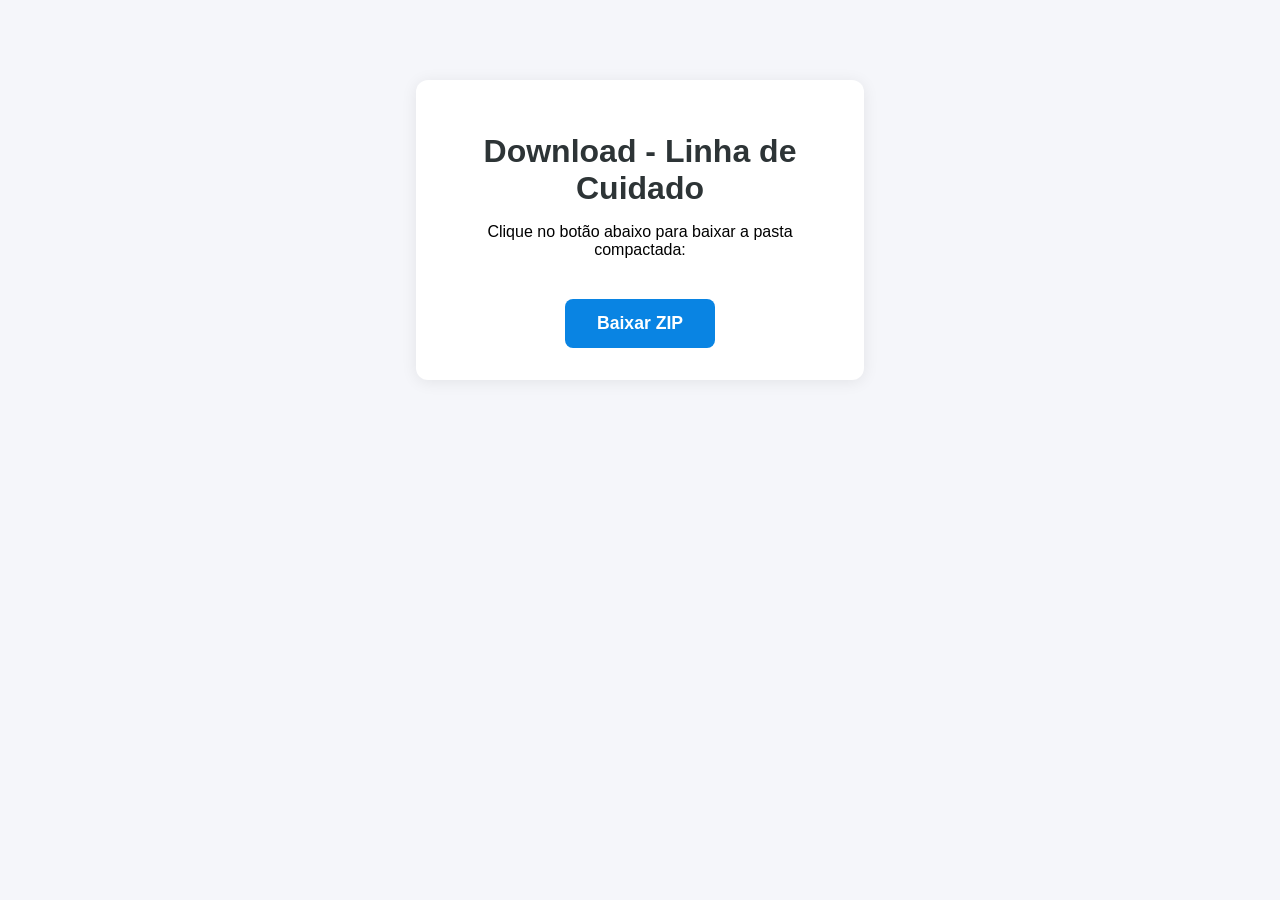
<file: index.html>
<!DOCTYPE html>
<html lang="pt-BR">
<head>
    <meta charset="UTF-8">
    <meta name="viewport" content="width=device-width, initial-scale=1.0">
    <title>Download - Linha de Cuidado</title>
    <link rel="stylesheet" href="style.css">
</head>
<body>
    <div class="container">
        <h1>Download - Linha de Cuidado</h1>
        <p>Clique no botão abaixo para baixar a pasta compactada:</p>
        <a href="linha-de-cuidado.zip" class="download-btn" download>Baixar ZIP</a>
    </div>
</body>
</html>
</file>
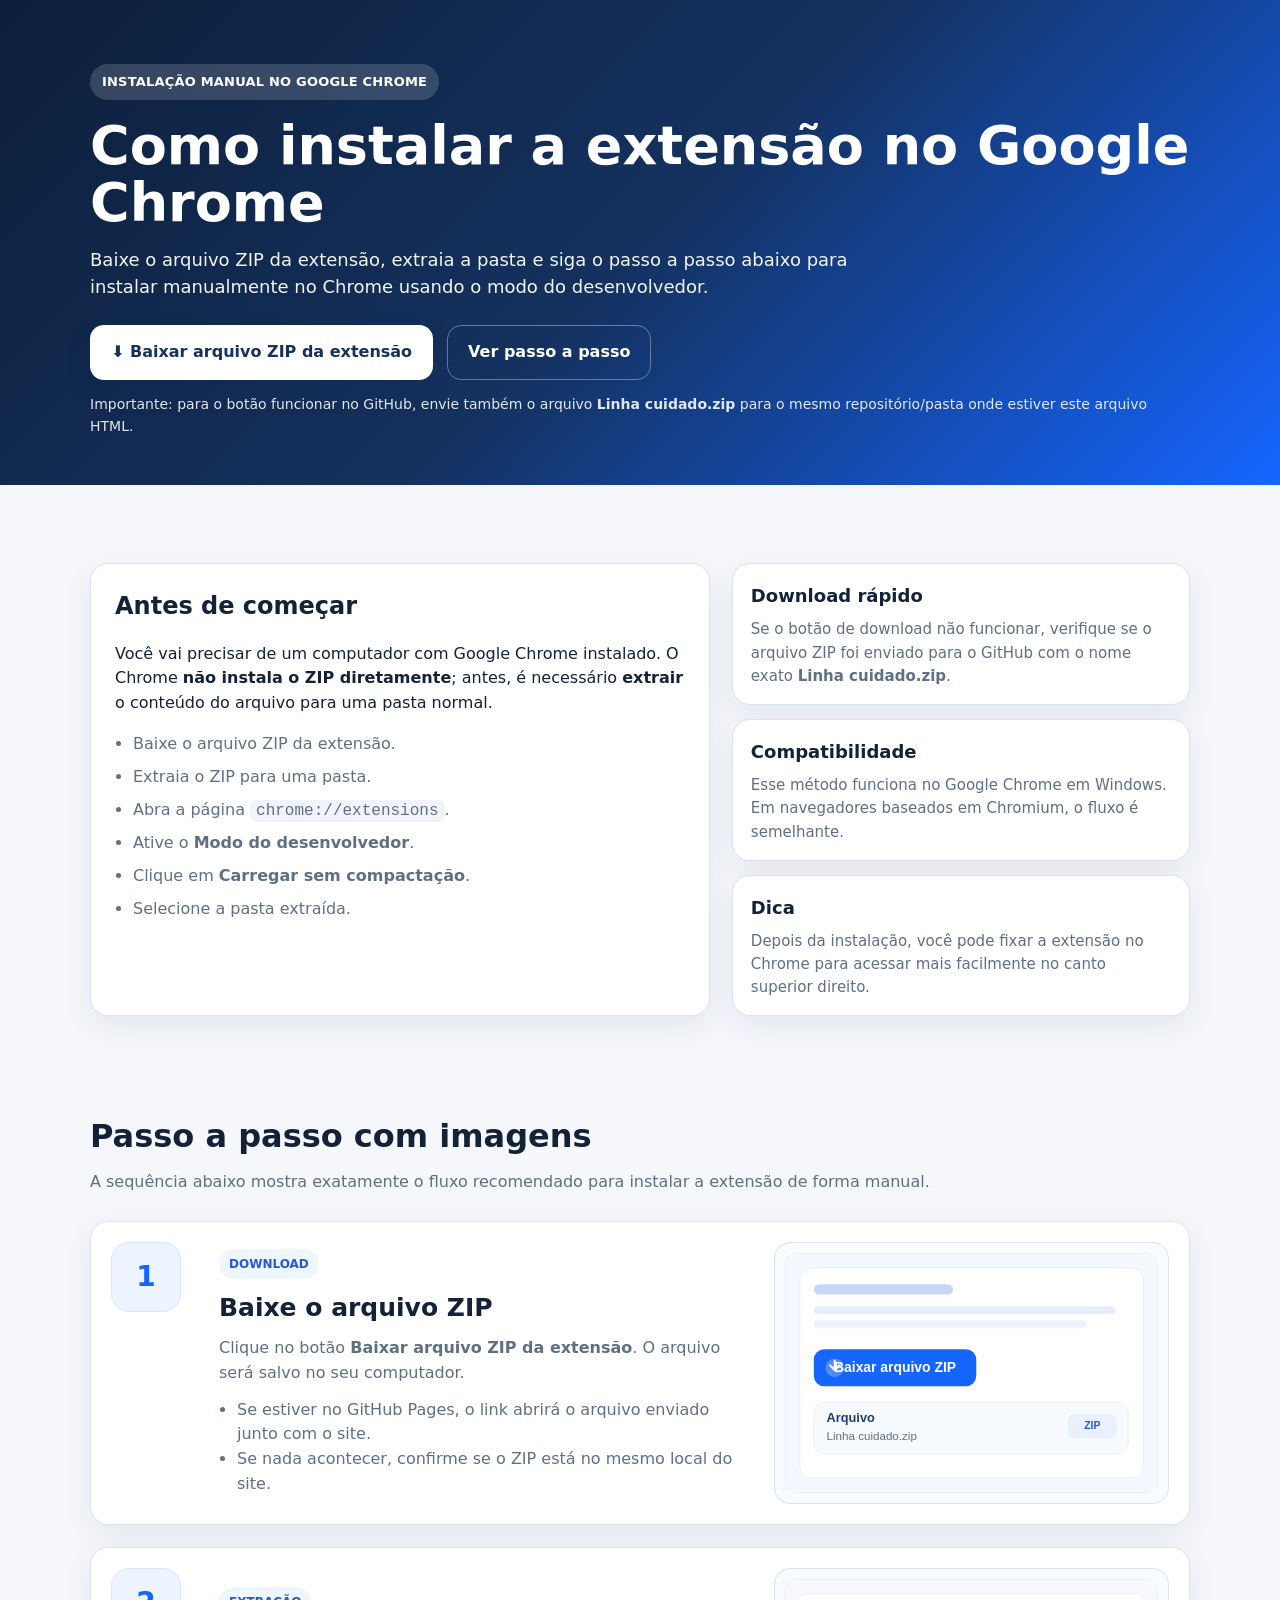
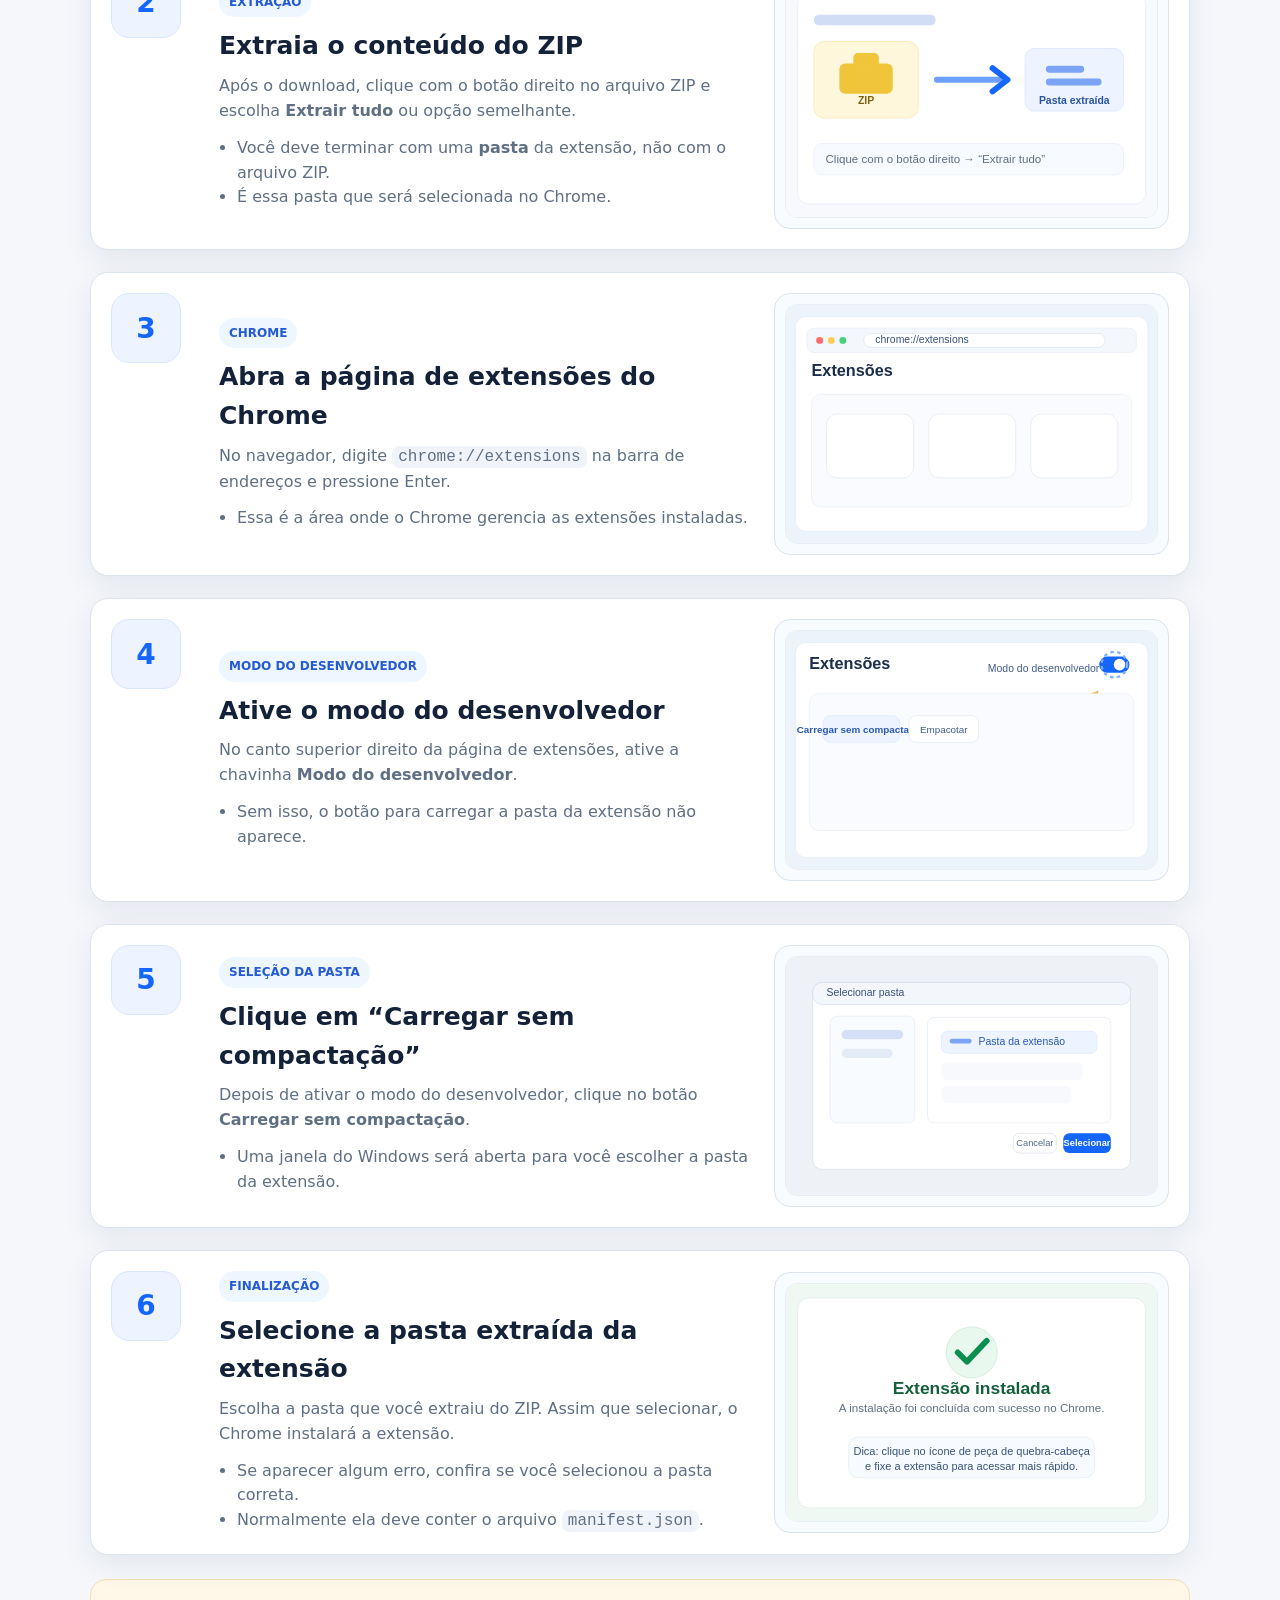
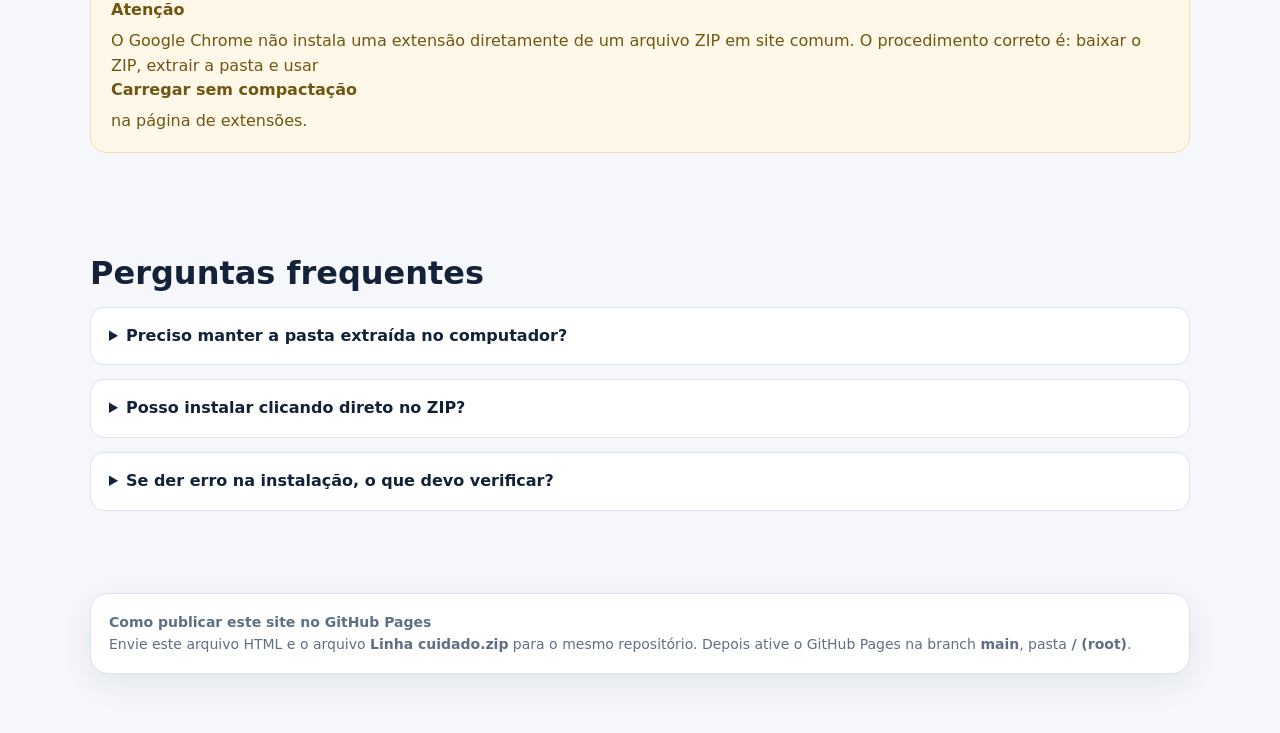
<file: site_instalacao_chrome_com_fotos.html>
<!doctype html>
<html lang="pt-BR">
<head>
  <meta charset="utf-8">
  <meta name="viewport" content="width=device-width, initial-scale=1">
  <title>Como instalar a extensão no Google Chrome</title>
  <meta name="description" content="Página com passo a passo para baixar e instalar a extensão manualmente no Google Chrome.">
  <style>
    :root{
      --bg:#f5f7fb;
      --card:#ffffff;
      --text:#132238;
      --muted:#5f6f84;
      --line:#dbe3ee;
      --primary:#1565ff;
      --primary-dark:#0c49bf;
      --accent:#eef4ff;
      --ok:#0a8f50;
      --shadow:0 10px 30px rgba(21,40,71,.08);
      --radius:18px;
      --max:1140px;
    }
    *{box-sizing:border-box}
    body{
      margin:0;
      font-family:Inter, system-ui, -apple-system, BlinkMacSystemFont, "Segoe UI", Roboto, Arial, sans-serif;
      background:var(--bg);
      color:var(--text);
      line-height:1.55;
    }
    a{text-decoration:none;color:inherit}
    .wrap{max-width:var(--max); margin:0 auto; padding:0 20px;}
    .hero{
      background:linear-gradient(135deg,#0d1f3a 0%, #14315f 50%, #1565ff 100%);
      color:white;
      padding:64px 0 48px;
    }
    .badge{
      display:inline-block; padding:8px 12px; border-radius:999px;
      background:rgba(255,255,255,.16); font-size:13px; font-weight:700; letter-spacing:.2px;
    }
    h1{font-size:clamp(32px,5vw,54px); line-height:1.05; margin:18px 0 14px}
    .subtitle{max-width:760px; font-size:18px; opacity:.95; margin:0 0 24px}
    .hero-actions{display:flex; flex-wrap:wrap; gap:14px; margin:22px 0 14px}
    .btn{
      display:inline-flex; align-items:center; justify-content:center; gap:10px;
      padding:14px 20px; border-radius:14px; font-weight:700; transition:.2s ease;
      border:1px solid transparent;
    }
    .btn-primary{background:#fff; color:#14315f; box-shadow:var(--shadow)}
    .btn-primary:hover{transform:translateY(-1px)}
    .btn-secondary{background:transparent; color:#fff; border-color:rgba(255,255,255,.35)}
    .hero-note{font-size:14px; opacity:.88; margin-top:10px}

    .top-grid{display:grid; grid-template-columns:1.15fr .85fr; gap:22px; margin-top:30px}
    .card{
      background:var(--card); border:1px solid var(--line); border-radius:var(--radius);
      box-shadow:var(--shadow);
    }
    .info-card{padding:24px}
    .info-card h2{margin:0 0 10px; font-size:24px}
    .info-list{margin:14px 0 0; padding-left:18px; color:var(--muted)}
    .info-list li{margin:8px 0}
    .mini-boxes{display:grid; grid-template-columns:1fr; gap:14px}
    .mini-box{padding:18px 18px 16px}
    .mini-box h3{margin:0 0 8px; font-size:18px}
    .mini-box p{margin:0; color:var(--muted); font-size:15px}

    section{padding:48px 0}
    .section-title{font-size:32px; margin:0 0 8px}
    .section-sub{color:var(--muted); margin:0 0 26px}

    .steps{display:grid; gap:22px}
    .step{
      display:grid; grid-template-columns:90px 1fr; gap:18px; align-items:start;
      padding:20px;
    }
    .step-num{
      width:70px; height:70px; border-radius:18px; background:var(--accent); color:var(--primary);
      font-size:28px; font-weight:800; display:flex; align-items:center; justify-content:center;
      border:1px solid #d8e5ff;
    }
    .step-body{display:grid; grid-template-columns:1.15fr .85fr; gap:20px; align-items:center}
    .step-copy h3{margin:0 0 8px; font-size:25px}
    .step-copy p{margin:0 0 12px; color:var(--muted)}
    .step-copy ul{margin:10px 0 0; padding-left:18px; color:var(--muted)}
    .tag{display:inline-block; padding:6px 10px; font-size:12px; font-weight:800; border-radius:999px; background:#eef6ff; color:#245ad3; margin-bottom:10px}

    .shot{
      background:#f8fbff; border:1px solid var(--line); border-radius:16px; padding:10px;
    }
    .shot svg{width:100%; height:auto; display:block; border-radius:12px; background:#fff; border:1px solid #e9eef6}

    .warning{
      background:#fff8e8; border:1px solid #f1ddb0; color:#705610;
      padding:18px 20px; border-radius:16px; margin-top:24px;
    }
    .warning strong{display:block; margin-bottom:6px}

    .faq{display:grid; gap:14px}
    details{background:#fff; border:1px solid var(--line); border-radius:14px; padding:16px 18px}
    summary{cursor:pointer; font-weight:700}
    details p{color:var(--muted); margin:12px 0 0}

    .footer{padding:34px 0 60px; color:var(--muted); font-size:14px}
    .footer .card{padding:18px}
    code{background:#f0f4fa; padding:2px 6px; border-radius:7px; font-family:ui-monospace, SFMono-Regular, Menlo, Consolas, monospace}

    @media (max-width: 940px){
      .top-grid,.step-body{grid-template-columns:1fr}
    }
    @media (max-width: 700px){
      .step{grid-template-columns:1fr}
      .step-num{width:58px;height:58px;font-size:24px}
      .section-title{font-size:28px}
    }
  </style>
</head>
<body>
  <header class="hero">
    <div class="wrap">
      <span class="badge">INSTALAÇÃO MANUAL NO GOOGLE CHROME</span>
      <h1>Como instalar a extensão no Google Chrome</h1>
      <p class="subtitle">Baixe o arquivo ZIP da extensão, extraia a pasta e siga o passo a passo abaixo para instalar manualmente no Chrome usando o modo do desenvolvedor.</p>
      <div class="hero-actions">
        <a class="btn btn-primary" href="./Linha%20cuidado.zip" download>⬇ Baixar arquivo ZIP da extensão</a>
        <a class="btn btn-secondary" href="#passo-a-passo">Ver passo a passo</a>
      </div>
      <div class="hero-note">Importante: para o botão funcionar no GitHub, envie também o arquivo <strong>Linha cuidado.zip</strong> para o mesmo repositório/pasta onde estiver este arquivo HTML.</div>
    </div>
  </header>

  <section>
    <div class="wrap top-grid">
      <div class="card info-card">
        <h2>Antes de começar</h2>
        <p>Você vai precisar de um computador com Google Chrome instalado. O Chrome <strong>não instala o ZIP diretamente</strong>; antes, é necessário <strong>extrair</strong> o conteúdo do arquivo para uma pasta normal.</p>
        <ul class="info-list">
          <li>Baixe o arquivo ZIP da extensão.</li>
          <li>Extraia o ZIP para uma pasta.</li>
          <li>Abra a página <code>chrome://extensions</code>.</li>
          <li>Ative o <strong>Modo do desenvolvedor</strong>.</li>
          <li>Clique em <strong>Carregar sem compactação</strong>.</li>
          <li>Selecione a pasta extraída.</li>
        </ul>
      </div>
      <div class="mini-boxes">
        <div class="card mini-box">
          <h3>Download rápido</h3>
          <p>Se o botão de download não funcionar, verifique se o arquivo ZIP foi enviado para o GitHub com o nome exato <strong>Linha cuidado.zip</strong>.</p>
        </div>
        <div class="card mini-box">
          <h3>Compatibilidade</h3>
          <p>Esse método funciona no Google Chrome em Windows. Em navegadores baseados em Chromium, o fluxo é semelhante.</p>
        </div>
        <div class="card mini-box">
          <h3>Dica</h3>
          <p>Depois da instalação, você pode fixar a extensão no Chrome para acessar mais facilmente no canto superior direito.</p>
        </div>
      </div>
    </div>
  </section>

  <section id="passo-a-passo">
    <div class="wrap">
      <h2 class="section-title">Passo a passo com imagens</h2>
      <p class="section-sub">A sequência abaixo mostra exatamente o fluxo recomendado para instalar a extensão de forma manual.</p>

      <div class="steps">
        <div class="card step">
          <div class="step-num">1</div>
          <div class="step-body">
            <div class="step-copy">
              <span class="tag">DOWNLOAD</span>
              <h3>Baixe o arquivo ZIP</h3>
              <p>Clique no botão <strong>Baixar arquivo ZIP da extensão</strong>. O arquivo será salvo no seu computador.</p>
              <ul>
                <li>Se estiver no GitHub Pages, o link abrirá o arquivo enviado junto com o site.</li>
                <li>Se nada acontecer, confirme se o ZIP está no mesmo local do site.</li>
              </ul>
            </div>
            <div class="shot">
              <svg viewBox="0 0 640 410" xmlns="http://www.w3.org/2000/svg" role="img" aria-label="Imagem ilustrativa do botão de download da extensão">
                <rect width="640" height="410" fill="#f4f8ff"/>
                <rect x="24" y="24" width="592" height="362" rx="20" fill="#fff" stroke="#dfe7f2"/>
                <rect x="48" y="52" width="240" height="18" rx="9" fill="#c6d7f8"/>
                <rect x="48" y="90" width="520" height="14" rx="7" fill="#e8eef9"/>
                <rect x="48" y="114" width="470" height="14" rx="7" fill="#eef3fb"/>
                <rect x="48" y="164" width="280" height="64" rx="18" fill="#1565ff"/>
                <text x="188" y="204" text-anchor="middle" font-size="24" font-family="Arial, sans-serif" fill="#fff" font-weight="700">Baixar arquivo ZIP</text>
                <circle cx="84" cy="196" r="16" fill="#fff" opacity="0.25"/>
                <path d="M84 184v16m0 0-8-8m8 8 8-8" stroke="#fff" stroke-width="3.5" stroke-linecap="round" stroke-linejoin="round"/>
                <rect x="48" y="256" width="542" height="88" rx="16" fill="#f7fbff" stroke="#dfe7f2"/>
                <text x="70" y="290" font-size="22" font-family="Arial, sans-serif" fill="#1b3c74" font-weight="700">Arquivo</text>
                <text x="70" y="320" font-size="20" font-family="Arial, sans-serif" fill="#5f6f84">Linha cuidado.zip</text>
                <rect x="486" y="276" width="84" height="42" rx="10" fill="#e9f1ff"/>
                <text x="528" y="302" text-anchor="middle" font-size="18" font-family="Arial, sans-serif" fill="#245ad3" font-weight="700">ZIP</text>
              </svg>
            </div>
          </div>
        </div>

        <div class="card step">
          <div class="step-num">2</div>
          <div class="step-body">
            <div class="step-copy">
              <span class="tag">EXTRAÇÃO</span>
              <h3>Extraia o conteúdo do ZIP</h3>
              <p>Após o download, clique com o botão direito no arquivo ZIP e escolha <strong>Extrair tudo</strong> ou opção semelhante.</p>
              <ul>
                <li>Você deve terminar com uma <strong>pasta</strong> da extensão, não com o arquivo ZIP.</li>
                <li>É essa pasta que será selecionada no Chrome.</li>
              </ul>
            </div>
            <div class="shot">
              <svg viewBox="0 0 640 410" xmlns="http://www.w3.org/2000/svg" role="img" aria-label="Imagem ilustrativa de extração do arquivo ZIP">
                <rect width="640" height="410" fill="#f7f9fd"/>
                <rect x="20" y="24" width="600" height="362" rx="18" fill="#fff" stroke="#dfe7f2"/>
                <rect x="48" y="60" width="210" height="18" rx="9" fill="#d0ddf5"/>
                <rect x="48" y="106" width="180" height="132" rx="18" fill="#fff7db" stroke="#f3de98"/>
                <rect x="92" y="144" width="92" height="52" rx="10" fill="#f0c53a"/>
                <rect x="116" y="126" width="44" height="26" rx="8" fill="#f0c53a"/>
                <text x="138" y="214" text-anchor="middle" font-size="18" font-family="Arial, sans-serif" fill="#7e6211" font-weight="700">ZIP</text>
                <path d="M260 172h112" stroke="#6ca0ff" stroke-width="10" stroke-linecap="round"/>
                <path d="M356 152l26 20-26 20" fill="none" stroke="#1565ff" stroke-width="10" stroke-linecap="round" stroke-linejoin="round"/>
                <rect x="412" y="118" width="170" height="108" rx="16" fill="#edf4ff" stroke="#cfe0ff"/>
                <path d="M454 176h84" stroke="#7ca4f6" stroke-width="12" stroke-linecap="round"/>
                <path d="M454 154h54" stroke="#7ca4f6" stroke-width="12" stroke-linecap="round"/>
                <text x="497" y="214" text-anchor="middle" font-size="18" font-family="Arial, sans-serif" fill="#2952a5" font-weight="700">Pasta extraída</text>
                <rect x="48" y="282" width="534" height="54" rx="14" fill="#f7fbff" stroke="#e3eaf5"/>
                <text x="68" y="316" font-size="20" font-family="Arial, sans-serif" fill="#5f6f84">Clique com o botão direito → “Extrair tudo”</text>
              </svg>
            </div>
          </div>
        </div>

        <div class="card step">
          <div class="step-num">3</div>
          <div class="step-body">
            <div class="step-copy">
              <span class="tag">CHROME</span>
              <h3>Abra a página de extensões do Chrome</h3>
              <p>No navegador, digite <code>chrome://extensions</code> na barra de endereços e pressione Enter.</p>
              <ul>
                <li>Essa é a área onde o Chrome gerencia as extensões instaladas.</li>
              </ul>
            </div>
            <div class="shot">
              <svg viewBox="0 0 640 410" xmlns="http://www.w3.org/2000/svg" role="img" aria-label="Imagem ilustrativa da página de extensões do Chrome">
                <rect width="640" height="410" fill="#edf3fb"/>
                <rect x="16" y="20" width="608" height="370" rx="18" fill="#fff" stroke="#dfe7f2"/>
                <rect x="36" y="40" width="568" height="42" rx="12" fill="#f4f7fb" stroke="#e1e8f2"/>
                <circle cx="58" cy="61" r="6" fill="#ff6b6b"/>
                <circle cx="78" cy="61" r="6" fill="#ffcc5c"/>
                <circle cx="98" cy="61" r="6" fill="#49d17d"/>
                <rect x="134" y="49" width="416" height="24" rx="12" fill="#fff" stroke="#d4deec"/>
                <text x="154" y="66" font-size="18" font-family="Arial, sans-serif" fill="#38537a">chrome://extensions</text>
                <text x="44" y="122" font-size="28" font-family="Arial, sans-serif" fill="#1b2e4b" font-weight="700">Extensões</text>
                <rect x="44" y="154" width="552" height="194" rx="16" fill="#f9fbff" stroke="#e4ebf6"/>
                <rect x="70" y="188" width="150" height="110" rx="18" fill="#fff" stroke="#dbe3ee"/>
                <rect x="246" y="188" width="150" height="110" rx="18" fill="#fff" stroke="#dbe3ee"/>
                <rect x="422" y="188" width="150" height="110" rx="18" fill="#fff" stroke="#dbe3ee"/>
              </svg>
            </div>
          </div>
        </div>

        <div class="card step">
          <div class="step-num">4</div>
          <div class="step-body">
            <div class="step-copy">
              <span class="tag">MODO DO DESENVOLVEDOR</span>
              <h3>Ative o modo do desenvolvedor</h3>
              <p>No canto superior direito da página de extensões, ative a chavinha <strong>Modo do desenvolvedor</strong>.</p>
              <ul>
                <li>Sem isso, o botão para carregar a pasta da extensão não aparece.</li>
              </ul>
            </div>
            <div class="shot">
              <svg viewBox="0 0 640 410" xmlns="http://www.w3.org/2000/svg" role="img" aria-label="Imagem ilustrativa de ativar o modo do desenvolvedor no Chrome">
                <rect width="640" height="410" fill="#edf3fb"/>
                <rect x="16" y="20" width="608" height="370" rx="18" fill="#fff" stroke="#dfe7f2"/>
                <text x="40" y="66" font-size="28" font-family="Arial, sans-serif" fill="#1b2e4b" font-weight="700">Extensões</text>
                <text x="348" y="70" font-size="18" font-family="Arial, sans-serif" fill="#415d86">Modo do desenvolvedor</text>
                <rect x="540" y="44" width="52" height="28" rx="14" fill="#1565ff"/>
                <circle cx="575" cy="58" r="10" fill="#fff"/>
                <path d="M484 124l54-20-10 32 26 8-68 42 16-34-30-10z" fill="#ffbf43" stroke="#d99d22"/>
                <circle cx="566" cy="58" r="22" fill="none" stroke="#7fb0ff" stroke-width="4" stroke-dasharray="6 6"/>
                <rect x="40" y="108" width="560" height="236" rx="16" fill="#f9fbff" stroke="#e4ebf6"/>
                <rect x="64" y="146" width="132" height="46" rx="12" fill="#edf4ff" stroke="#d4e3ff"/>
                <text x="130" y="175" text-anchor="middle" font-size="17" font-family="Arial, sans-serif" fill="#2a59b2" font-weight="700">Carregar sem compactação</text>
                <rect x="212" y="146" width="120" height="46" rx="12" fill="#fff" stroke="#dbe3ee"/>
                <text x="272" y="175" text-anchor="middle" font-size="17" font-family="Arial, sans-serif" fill="#425f88">Empacotar</text>
              </svg>
            </div>
          </div>
        </div>

        <div class="card step">
          <div class="step-num">5</div>
          <div class="step-body">
            <div class="step-copy">
              <span class="tag">SELEÇÃO DA PASTA</span>
              <h3>Clique em “Carregar sem compactação”</h3>
              <p>Depois de ativar o modo do desenvolvedor, clique no botão <strong>Carregar sem compactação</strong>.</p>
              <ul>
                <li>Uma janela do Windows será aberta para você escolher a pasta da extensão.</li>
              </ul>
            </div>
            <div class="shot">
              <svg viewBox="0 0 640 410" xmlns="http://www.w3.org/2000/svg" role="img" aria-label="Imagem ilustrativa da janela de seleção de pasta do Windows">
                <rect width="640" height="410" fill="#eef2f7"/>
                <rect x="46" y="44" width="548" height="322" rx="16" fill="#fff" stroke="#cfd8e4"/>
                <rect x="46" y="44" width="548" height="38" rx="16" fill="#f3f6fb" stroke="#cfd8e4"/>
                <text x="70" y="68" font-size="18" font-family="Arial, sans-serif" fill="#38537a">Selecionar pasta</text>
                <rect x="76" y="102" width="146" height="184" rx="12" fill="#f8fbff" stroke="#dde6f1"/>
                <rect x="96" y="126" width="106" height="16" rx="8" fill="#d4e0f5"/>
                <rect x="96" y="158" width="88" height="16" rx="8" fill="#e3ebf7"/>
                <rect x="244" y="104" width="316" height="182" rx="12" fill="#fff" stroke="#dde6f1"/>
                <rect x="268" y="128" width="268" height="38" rx="10" fill="#edf4ff" stroke="#d7e4ff"/>
                <path d="M286 145h30" stroke="#7ca4f6" stroke-width="8" stroke-linecap="round"/>
                <text x="332" y="152" font-size="18" font-family="Arial, sans-serif" fill="#2a59b2">Pasta da extensão</text>
                <rect x="268" y="182" width="244" height="30" rx="10" fill="#f7f9fc"/>
                <rect x="268" y="222" width="224" height="30" rx="10" fill="#f7f9fc"/>
                <rect x="392" y="304" width="74" height="34" rx="10" fill="#fff" stroke="#cfd8e4"/>
                <text x="429" y="326" text-anchor="middle" font-size="16" font-family="Arial, sans-serif" fill="#566983">Cancelar</text>
                <rect x="478" y="304" width="82" height="34" rx="10" fill="#1565ff"/>
                <text x="519" y="326" text-anchor="middle" font-size="16" font-family="Arial, sans-serif" fill="#fff" font-weight="700">Selecionar</text>
              </svg>
            </div>
          </div>
        </div>

        <div class="card step">
          <div class="step-num">6</div>
          <div class="step-body">
            <div class="step-copy">
              <span class="tag">FINALIZAÇÃO</span>
              <h3>Selecione a pasta extraída da extensão</h3>
              <p>Escolha a pasta que você extraiu do ZIP. Assim que selecionar, o Chrome instalará a extensão.</p>
              <ul>
                <li>Se aparecer algum erro, confira se você selecionou a pasta correta.</li>
                <li>Normalmente ela deve conter o arquivo <code>manifest.json</code>.</li>
              </ul>
            </div>
            <div class="shot">
              <svg viewBox="0 0 640 410" xmlns="http://www.w3.org/2000/svg" role="img" aria-label="Imagem ilustrativa da extensão instalada com sucesso">
                <rect width="640" height="410" fill="#eff8f3"/>
                <rect x="20" y="24" width="600" height="362" rx="20" fill="#fff" stroke="#dbe6df"/>
                <circle cx="320" cy="118" r="44" fill="#e9f8ef" stroke="#bde3cb"/>
                <path d="M296 118l16 16 34-36" fill="none" stroke="#0a8f50" stroke-width="10" stroke-linecap="round" stroke-linejoin="round"/>
                <text x="320" y="190" text-anchor="middle" font-size="30" font-family="Arial, sans-serif" fill="#155f3d" font-weight="800">Extensão instalada</text>
                <text x="320" y="220" text-anchor="middle" font-size="20" font-family="Arial, sans-serif" fill="#5f6f84">A instalação foi concluída com sucesso no Chrome.</text>
                <rect x="108" y="264" width="424" height="70" rx="16" fill="#f7fbff" stroke="#dde6f1"/>
                <text x="320" y="294" text-anchor="middle" font-size="19" font-family="Arial, sans-serif" fill="#38537a">Dica: clique no ícone de peça de quebra-cabeça</text>
                <text x="320" y="320" text-anchor="middle" font-size="19" font-family="Arial, sans-serif" fill="#38537a">e fixe a extensão para acessar mais rápido.</text>
              </svg>
            </div>
          </div>
        </div>
      </div>

      <div class="warning">
        <strong>Atenção</strong>
        O Google Chrome não instala uma extensão diretamente de um arquivo ZIP em site comum. O procedimento correto é: baixar o ZIP, extrair a pasta e usar <strong>Carregar sem compactação</strong> na página de extensões.
      </div>
    </div>
  </section>

  <section>
    <div class="wrap">
      <h2 class="section-title">Perguntas frequentes</h2>
      <div class="faq">
        <details>
          <summary>Preciso manter a pasta extraída no computador?</summary>
          <p>Sim. Como a instalação foi feita com “Carregar sem compactação”, o Chrome utiliza aquela pasta para manter a extensão funcionando.</p>
        </details>
        <details>
          <summary>Posso instalar clicando direto no ZIP?</summary>
          <p>Não. Primeiro você precisa extrair o ZIP para uma pasta comum. Depois, selecione essa pasta no Chrome.</p>
        </details>
        <details>
          <summary>Se der erro na instalação, o que devo verificar?</summary>
          <p>Confirme se você selecionou a pasta certa e se dentro dela existe um arquivo <code>manifest.json</code>. Sem ele, o Chrome não consegue reconhecer a extensão.</p>
        </details>
      </div>
    </div>
  </section>

  <footer class="footer">
    <div class="wrap">
      <div class="card">
        <strong>Como publicar este site no GitHub Pages</strong><br>
        Envie este arquivo HTML e o arquivo <strong>Linha cuidado.zip</strong> para o mesmo repositório. Depois ative o GitHub Pages na branch <strong>main</strong>, pasta <strong>/ (root)</strong>.
      </div>
    </div>
  </footer>
</body>
</html>
</file>
<file: style.css>
body {
    background: #f5f6fa;
    font-family: 'Segoe UI', Arial, sans-serif;
    margin: 0;
    padding: 0;
}
.container {
    max-width: 400px;
    margin: 80px auto;
    background: #fff;
    border-radius: 12px;
    box-shadow: 0 2px 16px rgba(0,0,0,0.08);
    padding: 32px 24px;
    text-align: center;
}
h1 {
    color: #2d3436;
    margin-bottom: 16px;
}
.download-btn {
    display: inline-block;
    background: #0984e3;
    color: #fff;
    padding: 14px 32px;
    border-radius: 8px;
    text-decoration: none;
    font-size: 1.1em;
    font-weight: bold;
    transition: background 0.2s;
    margin-top: 24px;
}
.download-btn:hover {
    background: #74b9ff;
    color: #2d3436;
}
</file>
